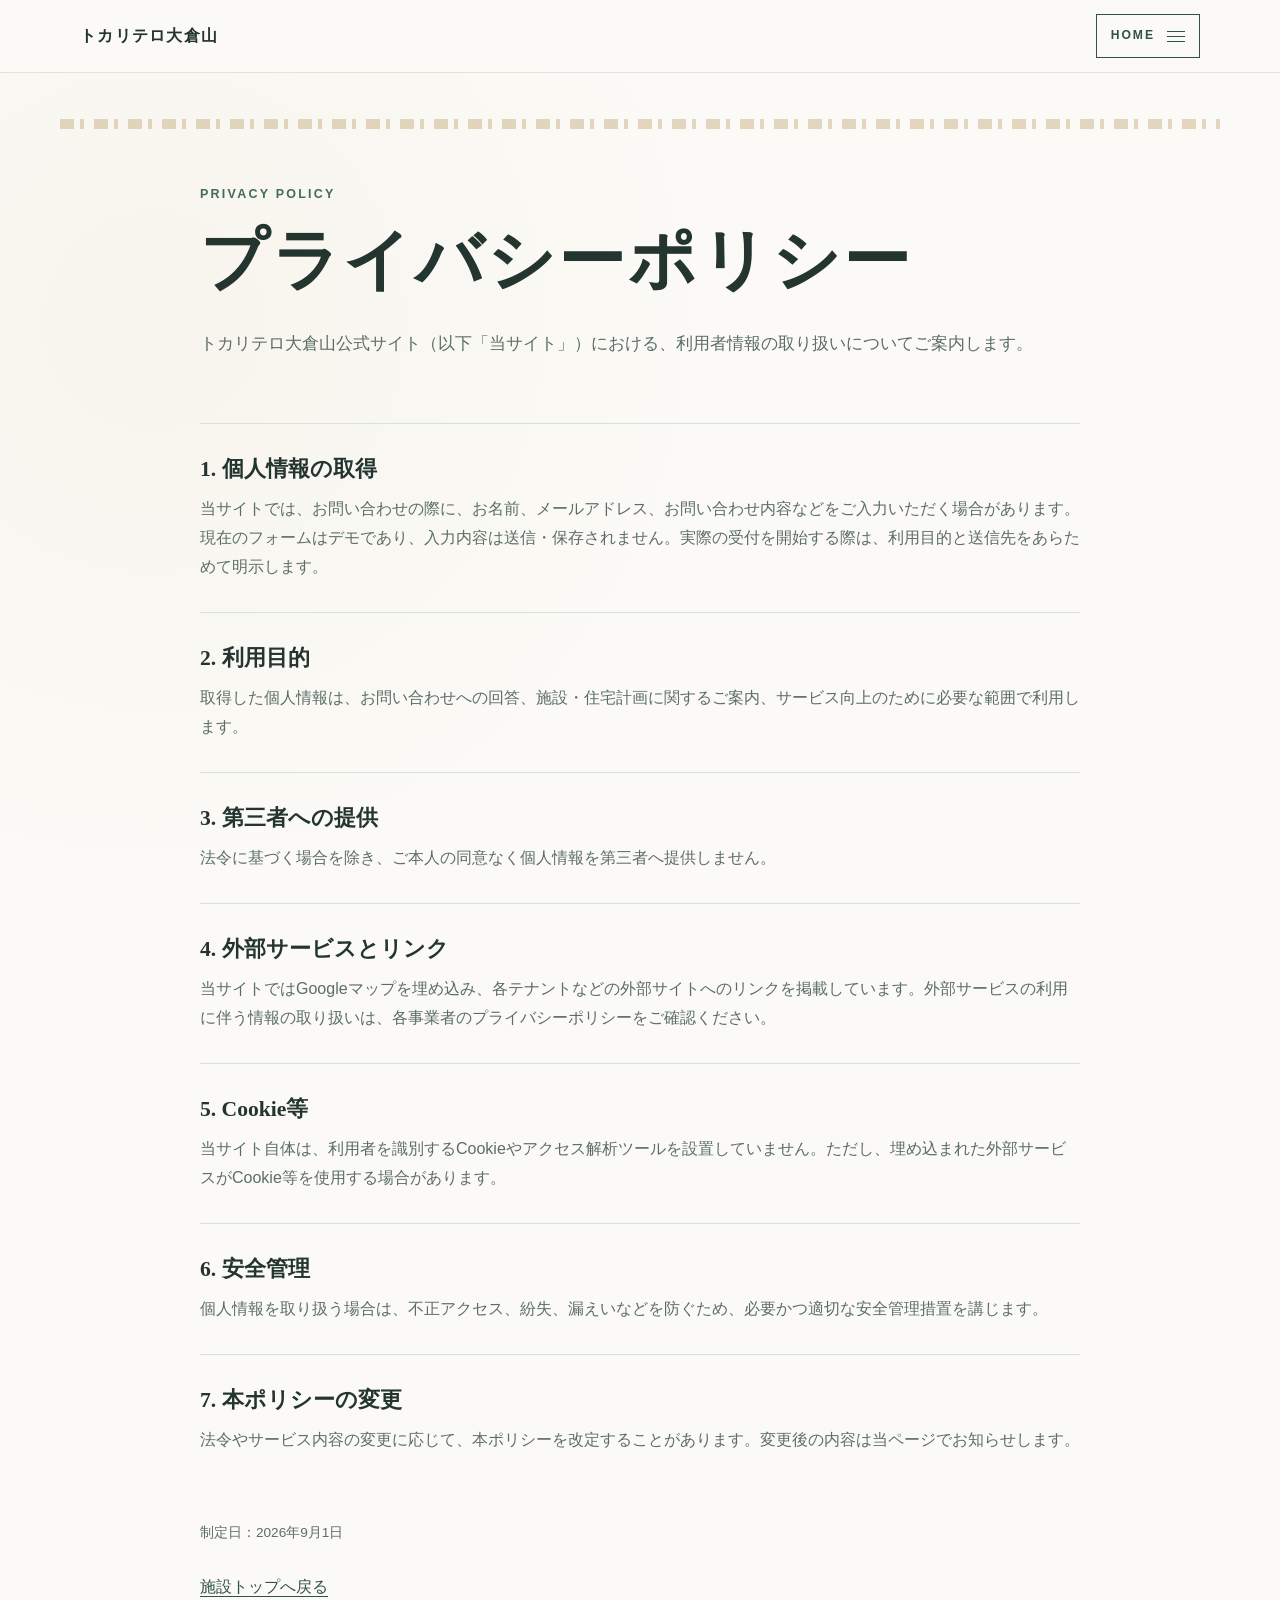
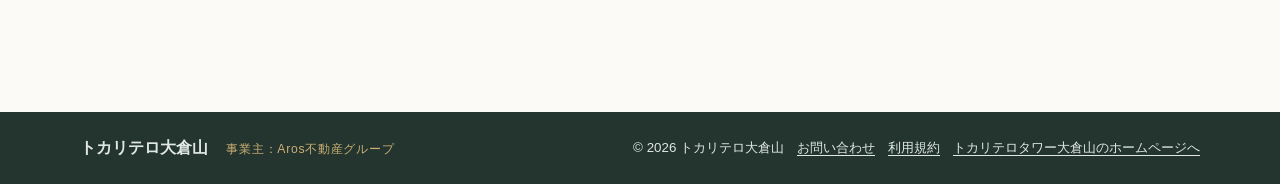
<file: privacy.html>
<!DOCTYPE html>
<html lang="ja">
  <head>
    <meta charset="UTF-8">
    <meta name="viewport" content="width=device-width, initial-scale=1.0">
    <meta name="description" content="トカリテロ大倉山公式サイトのプライバシーポリシーです。">
    <title>プライバシーポリシー｜トカリテロ大倉山</title>
    <link rel="stylesheet" href="styles.css">
    <script src="script.js" defer></script>
  </head>
  <body>
    <header class="site-header">
      <div class="container header-inner">
        <a class="logo" href="index.html">トカリテロ大倉山</a>
        <button class="home-menu-button" type="button" aria-expanded="false" aria-controls="home-menu"><span>HOME</span><i aria-hidden="true"></i></button>
        <nav id="home-menu" class="home-menu" aria-label="ホームメニュー" hidden><a href="index.html#news">お知らせ</a><a href="index.html#features">施設コンセプト</a><a href="index.html#gallery">フロア構成</a><a href="index.html#visuals">計画イメージ</a><a href="index.html#floor-images">各フロアのイメージ</a><a href="index.html#shops">ショップ</a><a href="index.html#access">アクセス</a><a href="index.html#contact">お問い合わせ</a><a href="privacy.html">プライバシーポリシー</a><a href="terms.html">利用規約</a><a href="residence.html">トカリテロタワー大倉山のホームページ</a><a href="history.html">施設の歩み</a></nav>
      </div>
    </header>

    <main>
      <section class="section policy-section" aria-labelledby="policy-title">
        <div class="container policy-inner">
          <p class="eyebrow">Privacy Policy</p>
          <h1 id="policy-title">プライバシーポリシー</h1>
          <p class="policy-lead">トカリテロ大倉山公式サイト（以下「当サイト」）における、利用者情報の取り扱いについてご案内します。</p>

          <section>
            <h2>1. 個人情報の取得</h2>
            <p>当サイトでは、お問い合わせの際に、お名前、メールアドレス、お問い合わせ内容などをご入力いただく場合があります。現在のフォームはデモであり、入力内容は送信・保存されません。実際の受付を開始する際は、利用目的と送信先をあらためて明示します。</p>
          </section>
          <section>
            <h2>2. 利用目的</h2>
            <p>取得した個人情報は、お問い合わせへの回答、施設・住宅計画に関するご案内、サービス向上のために必要な範囲で利用します。</p>
          </section>
          <section>
            <h2>3. 第三者への提供</h2>
            <p>法令に基づく場合を除き、ご本人の同意なく個人情報を第三者へ提供しません。</p>
          </section>
          <section>
            <h2>4. 外部サービスとリンク</h2>
            <p>当サイトではGoogleマップを埋め込み、各テナントなどの外部サイトへのリンクを掲載しています。外部サービスの利用に伴う情報の取り扱いは、各事業者のプライバシーポリシーをご確認ください。</p>
          </section>
          <section>
            <h2>5. Cookie等</h2>
            <p>当サイト自体は、利用者を識別するCookieやアクセス解析ツールを設置していません。ただし、埋め込まれた外部サービスがCookie等を使用する場合があります。</p>
          </section>
          <section>
            <h2>6. 安全管理</h2>
            <p>個人情報を取り扱う場合は、不正アクセス、紛失、漏えいなどを防ぐため、必要かつ適切な安全管理措置を講じます。</p>
          </section>
          <section>
            <h2>7. 本ポリシーの変更</h2>
            <p>法令やサービス内容の変更に応じて、本ポリシーを改定することがあります。変更後の内容は当ページでお知らせします。</p>
          </section>
          <p class="policy-date">制定日：2026年9月1日</p>
          <a class="back-link" href="index.html">施設トップへ戻る</a>
        </div>
      </section>
    </main>

    <footer>
      <div class="container footer-inner">
        <p>トカリテロ大倉山 <span>事業主：Aros不動産グループ</span></p>
        <small>&copy; <span id="year"></span> トカリテロ大倉山　<a href="index.html#contact">お問い合わせ</a>　<a href="terms.html">利用規約</a>　<a href="residence.html">トカリテロタワー大倉山のホームページへ</a></small>
      </div>
    </footer>
  </body>
</html>
</file>
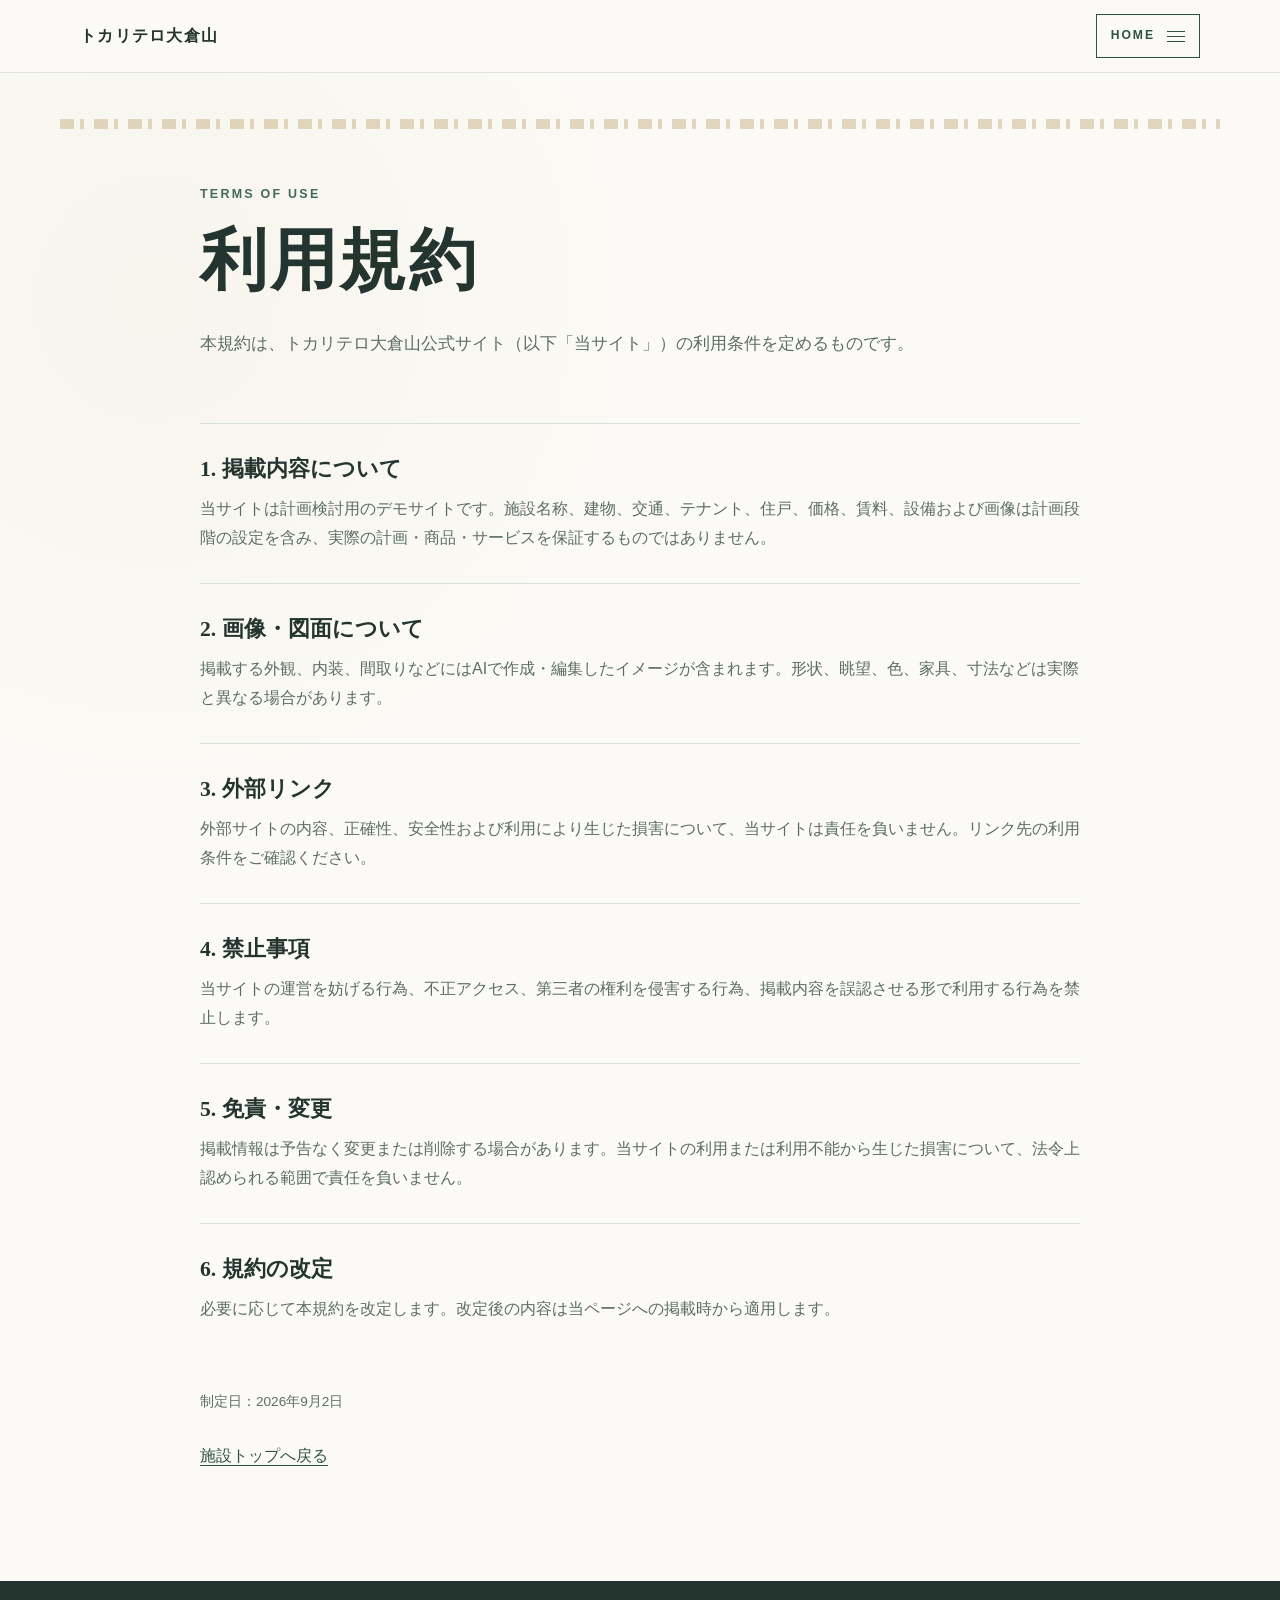
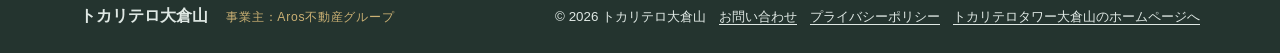
<file: terms.html>
<!DOCTYPE html>
<html lang="ja">
<head><meta charset="UTF-8"><meta name="viewport" content="width=device-width, initial-scale=1.0"><meta name="description" content="トカリテロ大倉山公式サイトの利用規約です。"><title>利用規約｜トカリテロ大倉山</title><link rel="stylesheet" href="styles.css"><script src="script.js" defer></script></head>
<body>
  <header class="site-header"><div class="container header-inner"><a class="logo" href="index.html">トカリテロ大倉山</a><button class="home-menu-button" type="button" aria-expanded="false" aria-controls="home-menu"><span>HOME</span><i aria-hidden="true"></i></button><nav id="home-menu" class="home-menu" aria-label="ホームメニュー" hidden><a href="index.html#news">お知らせ</a><a href="index.html#features">施設コンセプト</a><a href="index.html#gallery">フロア構成</a><a href="index.html#visuals">計画イメージ</a><a href="index.html#floor-images">各フロアのイメージ</a><a href="index.html#shops">ショップ</a><a href="index.html#access">アクセス</a><a href="index.html#contact">お問い合わせ</a><a href="privacy.html">プライバシーポリシー</a><a href="terms.html">利用規約</a><a href="residence.html">トカリテロタワー大倉山のホームページ</a><a href="history.html">完成までの軌跡</a></nav></div></header>
  <main><section class="section policy-section" aria-labelledby="terms-title"><div class="container policy-inner"><p class="eyebrow">Terms of Use</p><h1 id="terms-title">利用規約</h1><p class="policy-lead">本規約は、トカリテロ大倉山公式サイト（以下「当サイト」）の利用条件を定めるものです。</p>
    <section><h2>1. 掲載内容について</h2><p>当サイトは計画検討用のデモサイトです。施設名称、建物、交通、テナント、住戸、価格、賃料、設備および画像は計画段階の設定を含み、実際の計画・商品・サービスを保証するものではありません。</p></section>
    <section><h2>2. 画像・図面について</h2><p>掲載する外観、内装、間取りなどにはAIで作成・編集したイメージが含まれます。形状、眺望、色、家具、寸法などは実際と異なる場合があります。</p></section>
    <section><h2>3. 外部リンク</h2><p>外部サイトの内容、正確性、安全性および利用により生じた損害について、当サイトは責任を負いません。リンク先の利用条件をご確認ください。</p></section>
    <section><h2>4. 禁止事項</h2><p>当サイトの運営を妨げる行為、不正アクセス、第三者の権利を侵害する行為、掲載内容を誤認させる形で利用する行為を禁止します。</p></section>
    <section><h2>5. 免責・変更</h2><p>掲載情報は予告なく変更または削除する場合があります。当サイトの利用または利用不能から生じた損害について、法令上認められる範囲で責任を負いません。</p></section>
    <section><h2>6. 規約の改定</h2><p>必要に応じて本規約を改定します。改定後の内容は当ページへの掲載時から適用します。</p></section>
    <p class="policy-date">制定日：2026年9月2日</p><a class="back-link" href="index.html">施設トップへ戻る</a>
  </div></section></main>
  <footer><div class="container footer-inner"><p>トカリテロ大倉山 <span>事業主：Aros不動産グループ</span></p><small>&copy; <span id="year"></span> トカリテロ大倉山　<a href="index.html#contact">お問い合わせ</a>　<a href="privacy.html">プライバシーポリシー</a>　<a href="residence.html">トカリテロタワー大倉山のホームページへ</a></small></div></footer>
</body></html>
</file>
<file: styles.css>
:root {
  --ink: #24342f;
  --muted: #5c6d67;
  --primary: #426b5d;
  --primary-dark: #315247;
  --soft: #eaf0ed;
  --paper: #fbfaf6;
  --white: #ffffff;
  --line: #d8e0dc;
  --shadow: 0 18px 50px rgba(36, 52, 47, 0.09);
}

* { box-sizing: border-box; }

html { scroll-behavior: smooth; }

body {
  margin: 0;
  color: var(--ink);
  background: var(--paper);
  font-family: "Hiragino Kaku Gothic ProN", "Yu Gothic", "Meiryo", sans-serif;
  line-height: 1.8;
}
body:not(.residence-page) { background-image: radial-gradient(circle at 12% 18%, rgba(203,181,128,.08), transparent 30%); }
body:not(.residence-page) h1, body:not(.residence-page) h2, body:not(.residence-page) h3 { font-family: Georgia, "Yu Mincho", serif; }

a { color: inherit; }

.container {
  width: min(1120px, calc(100% - 48px));
  margin-inline: auto;
}

.site-header {
  position: sticky;
  z-index: 10;
  top: 0;
  border-bottom: 1px solid rgba(216, 224, 220, 0.8);
  background: rgba(251, 250, 246, 0.94);
  backdrop-filter: blur(10px);
}

.header-inner, .footer-inner {
  display: flex;
  align-items: center;
  justify-content: space-between;
  min-height: 72px;
}

.logo { font-weight: 700; letter-spacing: 0.08em; text-decoration: none; }
.logo span { margin-left: 0.35em; color: var(--muted); font-size: 0.72rem; font-weight: 500; }
nav { display: flex; gap: 28px; }
nav a { color: var(--muted); font-size: 0.92rem; text-decoration: none; }
nav a:hover, nav a:focus-visible { color: var(--primary); }
.home-menu-button { display: inline-flex; align-items: center; gap: 12px; padding: 10px 14px; border: 1px solid currentColor; color: var(--primary-dark); background: transparent; font: inherit; font-size: .76rem; font-weight: 700; letter-spacing: .16em; cursor: pointer; }
.home-menu-button i, .home-menu-button i::before, .home-menu-button i::after { display: block; width: 18px; height: 1px; background: currentColor; content: ""; transition: transform .25s; }
.home-menu-button i { position: relative; }
.home-menu-button i::before { position: absolute; top: -5px; }
.home-menu-button i::after { position: absolute; top: 5px; }
.home-menu-button[aria-expanded="true"] i { background: transparent; }
.home-menu-button[aria-expanded="true"] i::before { top: 0; transform: rotate(45deg); }
.home-menu-button[aria-expanded="true"] i::after { top: 0; transform: rotate(-45deg); }
.home-menu { position: absolute; top: calc(100% + 1px); right: max(24px, calc((100% - 1120px) / 2)); display: grid; width: min(390px, calc(100% - 32px)); padding: 20px; gap: 0; border: 1px solid var(--line); background: rgba(251,250,246,.98); box-shadow: 0 24px 60px rgba(20,32,28,.2); }
.home-menu[hidden] { display: none; }
.home-menu a { padding: 11px 10px; border-bottom: 1px solid var(--line); color: var(--ink); font-weight: 600; }
.home-menu a:last-child { border-bottom: 0; }

.hero {
  position: relative;
  display: grid;
  min-height: 650px;
  place-items: center;
  overflow: hidden;
  color: var(--white);
  background: #52635d;
}
.hero::after { position: absolute; z-index: 1; inset: 0; background: linear-gradient(90deg, rgba(18, 35, 31, 0.88) 0%, rgba(18, 35, 31, 0.58) 48%, rgba(18, 35, 31, 0.12) 100%); content: ""; }
.hero-building { position: absolute; inset: 0; width: 100%; height: 100%; }
.hero-building-mobile { display: none; }

.hero-inner { position: relative; z-index: 2; padding-block: 96px; }
.eyebrow { margin: 0 0 12px; color: var(--primary); font-size: 0.78rem; font-weight: 700; letter-spacing: 0.18em; text-transform: uppercase; }
h1, h2, h3, p { overflow-wrap: anywhere; }
h1 { margin: 0; font-size: clamp(2.6rem, 7vw, 5.3rem); font-weight: 600; letter-spacing: 0.04em; line-height: 1.3; }
h2 { margin: 0 0 20px; font-size: clamp(1.8rem, 4vw, 2.7rem); line-height: 1.45; }
h3 { margin: 18px 0 8px; font-size: 1.3rem; }
.lead { max-width: 680px; margin: 28px 0 36px; color: var(--muted); font-size: 1.05rem; }
.hero .eyebrow, .hero .lead { color: #edf5f1; }
.hero-note { margin: 18px 0 0; color: #dce8e3; font-size: 0.72rem; }
.station-hero-badge { display: inline-flex; align-items: center; gap: 10px; margin: 18px 0 0; padding: 9px 16px; border: 1px solid rgba(230,207,154,.75); color: #fff4d7; background: rgba(18,25,22,.62); font-weight: 700; letter-spacing: .08em; }
.station-hero-badge span { color: #cdb374; }

.button {
  display: inline-flex;
  align-items: center;
  justify-content: center;
  min-height: 52px;
  padding: 12px 28px;
  border: 0;
  border-radius: 4px;
  color: var(--white);
  background: var(--primary);
  font: inherit;
  font-weight: 700;
  letter-spacing: 0.04em;
  text-decoration: none;
  cursor: pointer;
  transition: background 0.2s, transform 0.2s;
}

.button:hover { background: var(--primary-dark); transform: translateY(-2px); }
.button:focus-visible, input:focus-visible, textarea:focus-visible, a:focus-visible { outline: 3px solid #9dc1b4; outline-offset: 3px; }
.section { padding-block: 110px; }
.section:not(.residence-plans)::before { display: block; width: min(1160px, calc(100% - 40px)); height: 10px; margin: -64px auto 54px; background: repeating-linear-gradient(90deg, #b79b61 0 14px, transparent 14px 20px, #b79b61 20px 24px, transparent 24px 34px); opacity: .38; content: ""; }
.section-heading { margin-bottom: 48px; }

.news-section { background: var(--white); }
.news-layout { display: grid; grid-template-columns: .38fr 1fr; gap: 72px; }
.news-heading { margin-bottom: 0; }
.news-list { border-top: 1px solid var(--line); }
.news-item { display: grid; grid-template-columns: 130px 1fr; gap: 28px; padding: 28px 4px; border-bottom: 1px solid var(--line); }
.news-item time { padding-top: 4px; color: var(--muted); font-family: Georgia, serif; font-size: .82rem; letter-spacing: .08em; }
.news-item span { display: inline-block; padding: 2px 10px; color: var(--primary-dark); background: var(--soft); font-size: .68rem; font-weight: 700; letter-spacing: .08em; }
.news-item-campaign span { color: #8a541b; background: #f6ead4; }
.news-item h3 { margin: 8px 0 5px; font-size: 1.12rem; }
.news-item p { margin: 0; color: var(--muted); font-size: .86rem; }

.feature-grid { display: grid; grid-template-columns: repeat(3, 1fr); gap: 24px; }
.feature-card { padding: 36px; border: 1px solid var(--line); background: var(--white); box-shadow: var(--shadow); }
.feature-card::before { display: block; width: 42px; height: 5px; margin-bottom: 20px; border-top: 1px solid #b69a5e; border-bottom: 1px solid #b69a5e; content: ""; }
.feature-card p { margin: 0; color: var(--muted); }
.feature-number { color: #89a398; font-family: Georgia, serif; font-size: 1.5rem; }

.image-section { background: var(--soft); }
.image-layout { display: grid; grid-template-columns: 0.8fr 1.2fr; align-items: center; gap: 72px; }
.image-layout p:not(.eyebrow), .contact-layout > div p:not(.eyebrow) { color: var(--muted); }
.text-link {
  display: inline-flex;
  align-items: center;
  gap: 0.45em;
  margin-top: 12px;
  color: var(--primary-dark);
  font-weight: 700;
  text-underline-offset: 0.25em;
}
.text-link:hover { color: var(--primary); }
.concept-visual { margin: 0; }
.concept-visual img { display: block; width: 100%; height: auto; border: 10px solid var(--white); box-shadow: var(--shadow); }
.concept-visual figcaption { margin-top: 10px; color: var(--muted); font-size: 0.72rem; line-height: 1.6; }

.visual-section { background: #f4f1e9; }
.visual-heading { display: grid; grid-template-columns: 1.2fr 0.8fr; align-items: end; gap: 48px; }
.visual-heading > p { margin: 0 0 20px; color: var(--muted); }
.visual-grid { display: grid; grid-template-columns: repeat(2, minmax(0, 1fr)); gap: 28px; }
.visual-card { overflow: hidden; margin: 0; background: var(--white); box-shadow: var(--shadow); }
.visual-card-wide { grid-column: 1 / -1; }
.visual-card img { display: block; width: 100%; height: auto; }
.visual-card figcaption { display: grid; gap: 2px; padding: 18px 20px 20px; }
.visual-card figcaption strong { font-size: 1rem; }
.visual-card figcaption span { color: var(--muted); font-size: 0.82rem; }
.visual-note { margin: 24px 0 0; color: var(--muted); font-size: 0.75rem; }
.visual-group-title { margin: 42px 0 18px; font-size: 1.35rem; }
.split-visual-grid { display: grid; gap: 20px; }
.exterior-split { grid-template-columns: repeat(2, 1fr); }
.floorplan-split { grid-template-columns: repeat(2, 1fr); }
.split-visual-card { overflow: hidden; margin: 0; background: var(--white); box-shadow: var(--shadow); }
.image-crop { display: block; width: 100%; height: auto; background: var(--white); }
.split-visual-card figcaption { padding: 14px 18px; font-weight: 700; }
.supporting-visuals { margin-top: 54px; }
.floor-image-section { margin-top: 76px; padding-top: 64px; border-top: 1px solid #d6ccba; scroll-margin-top: 100px; }
.floor-image-heading { display: grid; grid-template-columns: 1fr .8fr; align-items: end; gap: 0 48px; margin-bottom: 28px; }
.floor-image-heading .eyebrow { grid-column: 1 / -1; }
.floor-image-heading h3 { margin: 0; font-size: clamp(1.7rem, 3vw, 2.35rem); }
.floor-image-heading > p:last-child { margin: 0 0 5px; color: var(--muted); }
.floor-image-grid { display: grid; grid-template-columns: repeat(2, minmax(0, 1fr)); gap: 28px; }
.floor-image-card { overflow: hidden; margin: 0; background: var(--white); box-shadow: var(--shadow); }
.floor-image-card img { display: block; width: 100%; aspect-ratio: 16 / 9; object-fit: cover; }
.floor-image-card figcaption { display: grid; grid-template-columns: auto 1fr; align-items: center; gap: 16px; padding: 18px 20px 20px; }
.floor-image-card figcaption b { color: var(--primary); font-family: Georgia, serif; font-size: 1.7rem; }
.floor-image-card figcaption span, .floor-image-card figcaption strong { display: block; }
.floor-image-card figcaption span { color: var(--muted); font-size: .78rem; }
.floor-image-card figcaption strong { margin-bottom: 2px; color: var(--ink); font-size: .95rem; }
.weather-roof-feature { display: grid; grid-template-columns: 1.25fr .75fr; align-items: center; gap: 42px; margin-top: 48px; padding: 34px; border: 1px solid #c6b78f; background: #ece9df; }
.weather-roof-feature figure { overflow: hidden; margin: 0; background: var(--white); box-shadow: var(--shadow); }
.weather-roof-feature figure img { display: block; width: 100%; aspect-ratio: 16 / 9; object-fit: cover; }
.weather-roof-feature figcaption { padding: 10px 14px; color: var(--muted); font-size: .72rem; }
.weather-roof-feature h4 { margin: 0 0 14px; font-size: clamp(1.45rem, 2.4vw, 2rem); line-height: 1.5; }
.weather-roof-feature > div > p:not(.eyebrow) { margin: 0; color: var(--muted); }
.weather-roof-feature dl { margin: 22px 0 16px; border-top: 1px solid #cfc6b4; }
.weather-roof-feature dl div { display: grid; grid-template-columns: 76px 1fr; gap: 12px; padding: 12px 0; border-bottom: 1px solid #cfc6b4; }
.weather-roof-feature dt { color: var(--primary-dark); font-weight: 700; }
.weather-roof-feature dd { margin: 0; }
.weather-roof-feature small { display: block; color: var(--muted); font-size: .7rem; line-height: 1.7; }
.residence-promo-section { padding: 28px; background: #10110f; }
.residence-promo { position: relative; display: block; max-width: 1380px; min-height: 520px; overflow: hidden; margin: 0 auto; color: #fff; text-decoration: none; }
.residence-promo-slideshow { position: absolute; inset: 0; min-height: 520px; transition: transform .8s; }
.residence-promo::after { position: absolute; inset: 0; background: linear-gradient(90deg, rgba(12,14,12,.86), rgba(12,14,12,.18)); content: ""; }
.residence-promo:hover .residence-promo-slideshow { transform: scale(1.025); }
.residence-promo-overlay { position: absolute; z-index: 1; top: 50%; left: clamp(28px, 7vw, 100px); display: grid; max-width: 620px; gap: 18px; transform: translateY(-50%); }
.residence-promo-overlay small { color: #d4bb81; font-weight: 700; letter-spacing: .2em; }
.residence-promo-overlay strong { font-family: Georgia, "Yu Mincho", serif; font-size: clamp(2rem, 5vw, 4rem); font-weight: 400; line-height: 1.4; }
.residence-promo-overlay em { width: max-content; padding-bottom: 6px; border-bottom: 1px solid #d4bb81; color: #e4d4b2; font-style: normal; font-weight: 700; }

.shops-section { background: var(--ink); color: var(--white); }
.facility-hours { display: flex; align-items: center; gap: 22px; margin: -16px 0 48px; padding: 22px 26px; border: 1px solid #8e7b52; background: linear-gradient(135deg, #262923, #171915); }
.facility-hours span { color: #d2b978; font-size: .68rem; font-weight: 700; letter-spacing: .18em; }
.facility-hours strong { font-family: Georgia, "Yu Mincho", serif; font-size: 1.35rem; }
.facility-hours small { margin-left: auto; color: #aaa99f; }
.shops-heading { display: grid; grid-template-columns: 1.1fr 0.9fr; align-items: end; gap: 48px; }
.shops-heading .eyebrow { color: #a8c5ba; }
.shops-heading > p { margin: 0 0 20px; color: #c8d5d0; }
.tenant-grid { display: grid; grid-template-columns: repeat(3, minmax(0, 1fr)); gap: 1px; background: #52635d; }
.tenant-card { display: flex; min-width: 0; overflow: hidden; flex-direction: column; color: var(--ink); background: var(--paper); text-decoration: none; transition: background 0.2s, transform 0.2s; }
.tenant-card:hover { position: relative; background: var(--white); transform: translateY(-3px); }
.tenant-entrance { display: block; width: 100%; aspect-ratio: 1.48; object-fit: cover; }
.tenant-interior-source { display: none; }
.tenant-brand { display: grid; grid-template-columns: auto 1fr; align-items: center; gap: 0 10px; min-height: 80px; padding: 16px 22px 8px; }
.tenant-brand img { grid-row: 1 / 3; width: 42px; height: 42px; object-fit: contain; border-radius: 50%; background: var(--white); }
.tenant-brand b { align-self: end; font-size: 0.92rem; line-height: 1.35; }
.tenant-brand em { align-self: start; color: #789188; font-size: 0.62rem; font-style: normal; font-weight: 700; letter-spacing: 0.12em; text-transform: uppercase; }
.tenant-card strong { padding: 4px 22px 12px; font-size: 1.08rem; line-height: 1.55; }
.tenant-card small { margin-top: auto; padding: 0 22px 20px; color: var(--primary-dark); }
.tenant-note { margin: 22px 0 0; color: #b9cac3; font-size: 0.75rem; }
.tenant-floor { margin-top: 42px; }
.tenant-floor .tenant-grid { grid-template-columns: repeat(auto-fit, minmax(240px, 1fr)); }
.tenant-floor-heading { display: flex; align-items: baseline; gap: 18px; margin-bottom: 16px; }
.tenant-floor-heading > span { color: #a8c5ba; font-family: Georgia, serif; font-size: 2rem; font-weight: 700; }
.tenant-floor-heading h3 { margin: 0; font-size: 1.25rem; }
.tenant-floor-park { padding: 28px; border: 1px solid #52635d; }
.tenant-floor-park .tenant-floor-heading { margin-bottom: 4px; }
.tenant-floor-park > p { margin: 0; color: #c8d5d0; }
.facility-card { overflow: hidden; color: var(--ink); background: var(--paper); }
.facility-card > img { display: block; width: 100%; aspect-ratio: 1.48; object-fit: cover; }
.facility-card > div { padding: 18px 22px 22px; }
.facility-card span, .park-feature span { color: #789188; font-size: .66rem; font-weight: 700; letter-spacing: .13em; }
.facility-card h4, .park-feature h4 { margin: 5px 0 8px; font-size: 1.05rem; }
.facility-card p, .park-feature p { margin: 0; color: var(--muted); font-size: .78rem; }
.park-feature { display: grid; grid-template-columns: 1.35fr .65fr; align-items: center; gap: 36px; margin-top: 18px; color: var(--ink); background: var(--paper); }
.park-slideshow { position: relative; min-height: 420px; }
.park-feature > div { padding: 30px 34px 30px 0; }
.park-feature h4 { font-size: 1.4rem; }
.tenant-dialog { width: min(1040px, calc(100% - 32px)); max-height: calc(100vh - 32px); padding: 42px; overflow-y: auto; border: 1px solid #bda678; color: var(--ink); background: var(--paper); box-shadow: 0 30px 100px rgba(0,0,0,.45); }
.tenant-dialog::backdrop { background: rgba(10,14,12,.78); backdrop-filter: blur(5px); }
.tenant-dialog-close { position: absolute; top: 12px; right: 16px; border: 0; color: var(--ink); background: transparent; font-size: 2rem; cursor: pointer; }
.tenant-dialog-head > span { color: var(--primary); font-size: .72rem; font-weight: 700; letter-spacing: .14em; }
.tenant-dialog-head h2 { margin: 6px 0 10px; }
.tenant-dialog-head p { max-width: 760px; color: var(--muted); }
.tenant-dialog-images { display: grid; grid-template-columns: 1fr 1fr; gap: 18px; margin: 28px 0; }
.tenant-dialog-images figure { margin: 0; background: #eee9df; }
.tenant-dialog-images img { display: block; width: 100%; aspect-ratio: 1.5; object-fit: cover; }
.tenant-dialog-images figcaption { padding: 9px 12px; color: var(--muted); font-size: .7rem; }
.tenant-dialog-note { margin: 14px 0 0; color: var(--muted); font-size: .7rem; }
.tenant-dialog-phone { margin: 0 0 18px; font-weight: 700; }
.tenant-dialog-hours { display: grid; grid-template-columns: 1fr 1fr 1fr; margin: 0 0 22px; border-top: 1px solid var(--line); border-bottom: 1px solid var(--line); }
.tenant-dialog-hours div { padding: 14px; border-right: 1px solid var(--line); }
.tenant-dialog-hours div:last-child { border: 0; }
.tenant-dialog-hours dt { color: var(--muted); font-size: .68rem; font-weight: 700; letter-spacing: .12em; }
.tenant-dialog-hours dd { margin: 5px 0 0; font-weight: 700; }
.tenant-dialog-actions { display: flex; flex-wrap: wrap; gap: 12px; }
.tenant-dialog-actions [hidden] { display: none; }
.button-secondary { border: 1px solid var(--primary); color: var(--primary); background: transparent; }

.access-section { background: var(--white); }
.station-access-banner { display: flex; align-items: center; justify-content: center; gap: 32px; margin: -12px 0 48px; padding: 24px 30px; border: 1px solid #b9a16d; background: #f7f1e4; }
.station-access-banner strong { color: #315247; font-family: Georgia, "Yu Mincho", serif; font-size: clamp(1.4rem, 3vw, 2.2rem); }
.station-access-banner span { color: var(--muted); font-weight: 700; }
.access-heading { display: grid; grid-template-columns: 1.1fr 0.9fr; align-items: end; gap: 48px; }
.access-heading > p { margin: 0 0 20px; color: var(--muted); }
.access-summary { display: grid; grid-template-columns: repeat(3, 1fr); gap: 18px; margin-bottom: 72px; }
.access-card { padding: 28px; border: 1px solid var(--line); background: var(--paper); }
.access-card-primary { color: var(--white); border-color: var(--primary); background: var(--primary); }
.access-label { display: block; margin-bottom: 8px; color: #789188; font-size: 0.7rem; font-weight: 700; letter-spacing: 0.14em; text-transform: uppercase; }
.access-card-primary .access-label, .access-card-primary p { color: #dce8e3; }
.access-card strong { display: block; font-size: 1.35rem; }
.access-card p { margin: 5px 0 0; color: var(--muted); font-size: 0.82rem; }
.route-panel { padding: 42px; background: var(--soft); }
.route-copy { max-width: 760px; }
.route-copy h3, .location-copy h3 { margin-top: 0; font-size: 1.65rem; }
.route-copy > p:not(.eyebrow), .location-copy > p { color: var(--muted); }
.route-map { margin-top: 38px; padding: 32px 28px 24px; overflow-x: auto; border: 1px solid #cad8d2; background: var(--white); }
.route { display: grid; align-items: start; min-width: 700px; }
.route-toyoko { grid-template-columns: repeat(6, 1fr); }
.route-mita { grid-template-columns: repeat(8, 1fr); }
.route-toyoko { margin-top: 60px; }
.station { position: relative; padding-top: 22px; text-align: center; }
.station::before { position: absolute; top: 7px; left: 0; width: 100%; height: 4px; background: #da2d75; content: ""; }
.route-mita .station::before { left: 50%; width: 100%; }
.route-mita .station:last-child::before { display: none; }
.route-mita .segment-mita::before { background: #0079c2; }
.route-mita .segment-meguro::before { background: #009cd2; }
.route-mita .segment-shinyokohama::before { background: #6f2282; }
.route-mita .segment-sotetsu::before { background: #006bb6; }
.station i { position: absolute; z-index: 1; top: 0; left: calc(50% - 9px); width: 18px; height: 18px; border: 4px solid #da2d75; border-radius: 50%; background: var(--white); }
.route-mita .marker-mita i { border-color: #0079c2; }
.route-mita .marker-meguro i { border-color: #009cd2; }
.route-mita .marker-shinyokohama i { border-color: #6f2282; }
.route-mita .marker-sotetsu i { border-color: #006bb6; }
.route-mita .marker-mita-meguro i, .route-mita .marker-meguro-shinyokohama i, .route-mita .marker-shinyokohama-sotetsu i { border-color: #ffffff; box-shadow: 0 0 0 2px #52635d; }
.route-mita .marker-mita-meguro i { background: linear-gradient(90deg, #0079c2 0 50%, #009cd2 50%); }
.route-mita .marker-meguro-shinyokohama i { background: linear-gradient(90deg, #009cd2 0 50%, #6f2282 50%); }
.route-mita .marker-shinyokohama-sotetsu i { background: linear-gradient(90deg, #6f2282 0 50%, #006bb6 50%); }
.station b, .station small { display: block; white-space: nowrap; }
.station b { font-size: 0.88rem; }
.station small { color: var(--muted); font-size: 0.68rem; }
.station-current i { border-color: var(--primary-dark); transform: scale(1.25); }
.station-planned i { border-color: #d07a21; background: #fff4df; transform: scale(1.35); }
.station-planned b { color: #9a5617; }
.route-legend { display: flex; flex-wrap: wrap; gap: 12px 24px; margin-top: 30px; color: var(--muted); font-size: 0.76rem; }
.route-legend span { display: inline-flex; align-items: center; gap: 7px; }
.route-legend i { display: inline-block; width: 24px; height: 4px; }
.legend-toyoko { background: #da2d75; }
.legend-shinyokohama { background: #6f2282; }
.legend-mita { background: #0079c2; }
.legend-meguro { background: #009cd2; }
.legend-sotetsu { background: #006bb6; }
.route-note { margin: 18px 0 0; color: var(--muted); font-size: 0.72rem; }
.location-grid { display: grid; grid-template-columns: 0.8fr 1.2fr; align-items: stretch; gap: 48px; margin-top: 72px; }
.location-copy { align-self: center; }
.map-button { gap: 8px; margin-top: 16px; }
.access-map { width: 100%; min-height: 390px; border: 0; box-shadow: var(--shadow); }

.contact-layout { display: grid; grid-template-columns: 0.75fr 1.25fr; gap: 72px; }
.contact-form { padding: 42px; background: var(--white); box-shadow: var(--shadow); }
.field { margin-bottom: 22px; }
.field label { display: block; margin-bottom: 7px; font-weight: 700; }
.field label span { margin-left: 6px; color: var(--primary); font-size: 0.72rem; }
input, textarea { width: 100%; border: 1px solid #bdcbc5; border-radius: 3px; padding: 13px 14px; color: var(--ink); background: #fdfdfb; font: inherit; }
textarea { resize: vertical; }
.form-message { min-height: 1.8em; margin: 16px 0 0; color: var(--primary-dark); font-weight: 700; }
.form-message.error { color: #a44242; }
.form-note { margin: 4px 0 0; color: var(--muted); font-size: 0.8rem; }

footer { color: #dfe8e4; background: var(--ink); }
.footer-inner p { font-weight: 700; }
footer a { color: inherit; text-underline-offset: 0.22em; }
.page-top-area { padding: 30px 24px; text-align: center; background: var(--paper); }
.page-top-button { display: inline-flex; align-items: center; gap: 10px; padding: 12px 22px; border: 1px solid var(--primary); color: var(--primary-dark); font-size: .8rem; font-weight: 700; letter-spacing: .06em; text-decoration: none; transition: color .2s, background .2s, transform .2s; }
.page-top-button span { font-size: 1.1rem; }
.page-top-button:hover { color: var(--white); background: var(--primary); transform: translateY(-2px); }
.slideshow { overflow: hidden; background: #161713; }
.slideshow-slide { position: absolute; inset: 0; display: block; width: 100%; height: 100%; object-fit: cover; opacity: 0; transform: scale(1.025); transition: opacity 1.6s ease, transform 5.5s ease; }
.slideshow-slide.is-active { opacity: 1; transform: scale(1); }
.slideshow.is-interactive { cursor: pointer; touch-action: manipulation; user-select: none; -webkit-user-select: none; }
.slideshow.is-paused { outline: 3px solid rgba(205,179,116,.85); outline-offset: -3px; }
.residence-end-cta { padding: 28px; background: #10110f; }
.residence-end-cta a { position: relative; display: block; max-width: 1380px; min-height: 430px; overflow: hidden; margin: auto; color: #fff; text-decoration: none; }
.residence-cta-slideshow { position: absolute; inset: 0; }
.residence-end-cta a::after { position: absolute; inset: 0; background: linear-gradient(90deg, rgba(10,11,9,.86), rgba(10,11,9,.12)); content: ""; }
.residence-end-cta a > span:not(.slideshow) { position: absolute; z-index: 1; top: 50%; left: clamp(28px, 7vw, 100px); display: grid; max-width: 620px; gap: 14px; transform: translateY(-50%); }
.residence-end-cta small { color: #d4bb81; font-weight: 700; letter-spacing: .2em; }
.residence-end-cta strong { font-family: Georgia, "Yu Mincho", serif; font-size: clamp(1.9rem, 4vw, 3.5rem); font-weight: 400; line-height: 1.45; }
.residence-end-cta em { color: #e4d4b2; font-style: normal; font-weight: 700; }

.residence-hero {
  position: relative;
  display: grid;
  min-height: 680px;
  place-items: center;
  background: #151714;
  color: var(--white);
}
.residence-hero::before { position: absolute; z-index: 1; inset: 0; background: linear-gradient(90deg, rgba(18,22,19,.88), rgba(18,22,19,.18)); content: ""; }
.residence-hero-slideshow { position: absolute; inset: 0; }
.residence-hero-inner { position: relative; z-index: 2; padding-block: 110px; }
.residence-hero .eyebrow { color: #d5e5de; }
.residence-hero .lead { color: #edf3f0; }
.residence-entrance { background: var(--soft); }
.residence-entrance-layout { display: grid; grid-template-columns: 0.7fr 1.3fr; align-items: center; gap: 64px; }
.residence-entrance-layout-copy { grid-template-columns: minmax(0, 760px); }
.residence-entrance-layout > div > p:not(.eyebrow) { color: var(--muted); }
.residence-image-card { margin: 0; }
.residence-image-card img { display: block; width: 100%; height: auto; box-shadow: var(--shadow); }
.residence-image-card figcaption { margin-top: 10px; color: var(--muted); font-size: 0.72rem; }
.residence-page { color: #eee8dc; background: #10110f; }
.residence-page h1, .residence-page h2, .residence-page h3, .residence-page .logo { font-family: Georgia, "Yu Mincho", "Hiragino Mincho ProN", serif; }
.residence-page .site-header { border-color: rgba(186, 159, 106, 0.25); background: rgba(15, 16, 14, 0.94); }
.residence-page .logo { color: #f3ecdd; }
.residence-page .logo span, .residence-page nav a { color: #b9ad98; }
.residence-page nav a:hover { color: #d8bb7b; }
.residence-page .button { color: #171713; background: linear-gradient(135deg, #e3ca91, #b9904d); }
.residence-page .button:hover { background: linear-gradient(135deg, #f0dba9, #c9a45e); }
.residence-page .eyebrow { color: #c6a969; }
.residence-page .residence-hero { position: relative; min-height: 790px; }
.residence-page .residence-hero::after { position: absolute; inset: auto 0 0; height: 1px; background: linear-gradient(90deg, transparent, #c6a969, transparent); content: ""; }
.residence-page .residence-hero h1 { font-weight: 400; letter-spacing: 0.08em; }
.residence-page .residence-entrance { color: #eee8dc; background: #161713; }
.residence-page .residence-entrance-layout > div > p:not(.eyebrow) { color: #bcb4a6; }
.residence-page .residence-image-card img { border: 1px solid #5f5137; }
.residence-page .residence-image-card figcaption { color: #a9a091; }
.residence-page #concept { color: #292d2a; background: #f2ede3; }
.residence-page #concept .feature-card { border-color: #d7c9ae; background: #fbf8f1; box-shadow: 0 24px 60px rgba(25, 22, 15, 0.08); }
.residence-page #concept .feature-number { color: #b18b49; }
.residence-page #concept .feature-card p { color: #625d54; }
.residence-page .residence-plans { background: #10110f; }
.residence-page .plans-heading > p { color: #aaa295; }
.residence-type-list { display: grid; gap: 34px; }
.residence-type-card { display: grid; grid-template-columns: 0.55fr 1fr 1.3fr; align-items: stretch; overflow: hidden; border: 1px solid #4b4438; background: #181915; box-shadow: 0 24px 70px rgba(0,0,0,.25); }
.residence-type-card > * { min-width: 0; }
.residence-type-card figure { margin: 0; border-left: 1px solid #4b4438; background: #f4efe6; }
.residence-type-card figure img { display: block; width: 100%; height: 100%; min-height: 300px; object-fit: cover; }
.residence-type-card figure:not(.type-interior) img { object-fit: contain; }
.residence-type-card figcaption { padding: 9px 14px; color: #786d5c; background: #eee7da; font-size: .68rem; letter-spacing: .08em; }
.type-interior { display: grid; grid-template-rows: 1fr auto; }
.type-slideshow { position: relative; min-height: 300px; }
.type-summary { display: flex; padding: 34px 28px; flex-direction: column; justify-content: center; }
.type-summary > span { color: #c6a969; font-size: .72rem; font-weight: 700; letter-spacing: .12em; }
.type-summary h3 { margin: 13px 0 28px; color: #f5eee0; font-size: 1.6rem; font-weight: 400; }
.type-summary strong { color: #d9bd80; font-family: Georgia, serif; font-size: 1.35rem; }
.type-summary p { margin: 14px 0 0; color: #aaa295; font-size: .82rem; }
.residence-type-premier { border-color: #b49352; box-shadow: 0 26px 80px rgba(167, 127, 51, .16); }
.residence-page .plan-note { color: #8f887d; }
.residence-page .residence-outline { color: #292d2a; background: #e9e2d5; }
.residence-page .outline-list { border-color: #b8aa91; }
.residence-page .outline-list div { border-color: #b8aa91; }
.residence-page .outline-list dd, .residence-page .image-layout p:not(.eyebrow) { color: #655f55; }
.residence-page .residence-entry { background: radial-gradient(circle at 50% 0, #29271f, #10110f 58%); }
.residence-page .entry-inner > p:not(.eyebrow) { color: #aaa295; }
.residence-page .back-link { color: #d1b675; }
.residence-page footer { border-top: 1px solid #3e382e; background: #090a08; }
.residence-page .page-top-area-residence { background: #10110f; }
.residence-page .page-top-button { border-color: #b9904d; color: #d9bd80; }
.residence-page .page-top-button:hover { color: #171713; background: #d9bd80; }
.residence-outline { background: var(--soft); }
.residence-plans { background: #f4f1e9; }
.plans-heading { display: grid; grid-template-columns: 1.1fr 0.9fr; align-items: end; gap: 48px; }
.plans-heading > p { margin: 0 0 20px; color: var(--muted); }
.plan-grid { display: grid; grid-template-columns: repeat(5, 1fr); gap: 14px; }
.plan-card { padding: 28px 22px; border-top: 4px solid var(--primary); background: var(--white); box-shadow: var(--shadow); }
.plan-card-rental { border-top-color: #c47a3d; }
.plan-card > span { color: var(--primary); font-size: 0.72rem; font-weight: 700; letter-spacing: 0.12em; }
.plan-card-rental > span { color: #a25c27; }
.plan-card h3 { margin: 8px 0 18px; font-size: 1.55rem; }
.plan-card strong { display: block; font-size: 1.15rem; white-space: nowrap; }
.plan-card p { margin: 5px 0 0; color: var(--muted); }
.plan-note { margin: 20px 0 0; color: var(--muted); font-size: 0.75rem; }
.outline-list { margin: 0; border-top: 1px solid #b9c9c2; }
.outline-list div { display: grid; grid-template-columns: 9em 1fr; gap: 20px; padding: 18px 0; border-bottom: 1px solid #b9c9c2; }
.outline-list dt { font-weight: 700; }
.outline-list dd { margin: 0; color: var(--muted); }
.residence-entry { text-align: center; }
.entry-inner { max-width: 760px; }
.entry-inner > p:not(.eyebrow) { margin: 0 auto 28px; color: var(--muted); }
.back-link { display: block; width: max-content; margin: 22px auto 0; color: var(--primary-dark); text-underline-offset: 0.25em; }
.policy-section { min-height: 70vh; }
.policy-inner { max-width: 880px; }
.policy-inner > h1 { font-size: clamp(2.2rem, 6vw, 4.2rem); }
.policy-lead { margin: 24px 0 64px; color: var(--muted); font-size: 1.05rem; }
.policy-inner section { padding: 30px 0; border-top: 1px solid var(--line); }
.policy-inner section h2 { margin-bottom: 10px; font-size: 1.35rem; }
.policy-inner section p { margin: 0; color: var(--muted); }
.policy-date { margin-top: 36px; color: var(--muted); font-size: 0.85rem; }
.policy-inner .back-link { margin: 28px 0 0; }
.history-section { min-height: 75vh; }
.history-inner { max-width: 920px; }
.history-inner > h1 { font-size: clamp(2.2rem, 6vw, 4.2rem); }
.history-timeline { margin: 0 0 52px; padding: 0; list-style: none; }
.history-timeline li { display: grid; grid-template-columns: 130px 1fr; gap: 34px; padding: 34px 0; border-top: 1px solid var(--line); }
.history-timeline time { color: var(--primary); font-family: Georgia, serif; font-weight: 700; }
.history-timeline h2 { margin: -8px 0 8px; font-size: 1.35rem; }
.history-timeline p { margin: 0; color: var(--muted); }
.history-timeline img { display: block; width: 100%; aspect-ratio: 16 / 9; margin: 0 0 24px; border: 1px solid #c8b78f; object-fit: cover; box-shadow: var(--shadow); }
.footer-inner p span { margin-left: 14px; color: #cbb174; font-size: .76rem; font-weight: 400; letter-spacing: .06em; }

@media (max-width: 760px) {
  .container { width: min(100% - 32px, 640px); }
  .header-inner { min-height: 64px; }
  nav { gap: 14px; }
  nav a { font-size: 0.78rem; }
  .hero { display: block; min-height: 0; background: #24342f; }
  .hero-building { display: none; }
  .hero-building-mobile { display: block; width: calc(100% - 32px); max-width: 480px; height: auto; margin: 16px auto 0; }
  .hero::after { display: none; }
  .residence-hero { min-height: 590px; }
  .hero-inner { padding-block: 32px 40px; }
  .section { padding-block: 76px; }
  .feature-grid, .image-layout, .contact-layout, .visual-heading, .visual-grid, .shops-heading, .access-heading, .access-summary, .location-grid, .plans-heading, .residence-entrance-layout, .news-layout, .floor-image-heading, .weather-roof-feature { grid-template-columns: 1fr; }
  .news-layout { gap: 26px; }
  .floor-image-heading { gap: 10px; }
  .weather-roof-feature { gap: 24px; padding: 24px; }
  .plan-grid { grid-template-columns: repeat(2, 1fr); }
  .tenant-grid { grid-template-columns: repeat(2, minmax(0, 1fr)); }
  .visual-card-wide { grid-column: auto; }
  .access-summary { margin-bottom: 48px; }
  .route-panel { padding: 28px 20px; }
  .location-grid { gap: 30px; margin-top: 48px; }
  .image-layout, .contact-layout { gap: 36px; }
  .feature-card, .contact-form { padding: 28px; }
  .park-feature { grid-template-columns: 1fr; }
  .park-feature > div { padding: 0 24px 26px; }
  .residence-promo-section { padding: 12px; }
  .residence-promo, .residence-promo-slideshow { min-height: 500px; }
  .tenant-dialog { padding: 34px 20px 24px; }
  .tenant-dialog-images { grid-template-columns: 1fr; }
  .residence-type-card { grid-template-columns: 1fr; }
  .residence-type-card figure { border-top: 1px solid #4b4438; border-left: 0; }
  .residence-page .residence-hero { min-height: 690px; }
  .history-timeline li { grid-template-columns: 1fr; gap: 8px; }
  .facility-hours, .tenant-dialog-hours { align-items: flex-start; grid-template-columns: 1fr; flex-direction: column; }
  .facility-hours small { margin-left: 0; }
  .station-access-banner { align-items: flex-start; flex-direction: column; gap: 4px; }
  .concept-visual, .visual-card, .floor-image-card, .residence-image-card, .history-timeline figure { width: min(100%, 560px); margin-inline: auto; }
  .concept-visual img, .visual-card > img, .floor-image-card img, .residence-image-card img, .history-timeline img { max-height: 300px; object-fit: cover; }
  .tenant-entrance, .facility-card > img { max-height: 230px; }
  .tenant-dialog-images img { max-height: 240px; }
  .residence-type-card figure img { min-height: 0; max-height: 280px; }
}

@media (max-width: 480px) {
  .header-inner { align-items: flex-start; flex-direction: column; justify-content: center; gap: 5px; padding-block: 8px; }
  .home-menu-button { position: absolute; top: 13px; right: 16px; }
  .header-inner .logo { max-width: calc(100% - 110px); overflow-wrap: anywhere; }
  .home-menu { top: 100%; right: 16px; }
  h1 { font-size: 2.35rem; }
  .footer-inner { align-items: flex-start; flex-direction: column; justify-content: center; gap: 2px; padding-block: 20px; }
  .footer-inner p, .footer-inner small { margin: 0; }
  .outline-list div { grid-template-columns: 1fr; gap: 2px; }
  .tenant-grid { grid-template-columns: 1fr; }
  .exterior-split, .floorplan-split, .floor-image-grid, .plan-grid { grid-template-columns: 1fr; }
  .news-item { grid-template-columns: 1fr; gap: 5px; }
  .residence-page .residence-hero { min-height: 580px; }
  .concept-visual img, .visual-card > img, .floor-image-card img, .residence-image-card img, .history-timeline img { max-height: 230px; }
  .split-visual-card { width: calc(100% - 24px); margin-inline: auto; }
  .floorplan-split .split-visual-card { width: 100%; }
  .tenant-entrance, .facility-card > img { max-height: 200px; }
  .tenant-dialog-images img { max-height: 210px; }
  .residence-type-card figure img { max-height: 230px; }
}

@media (prefers-reduced-motion: reduce) {
  html { scroll-behavior: auto; }
  .button { transition: none; }
  .slideshow-slide { transition: none; transform: none; }
}
</file>
